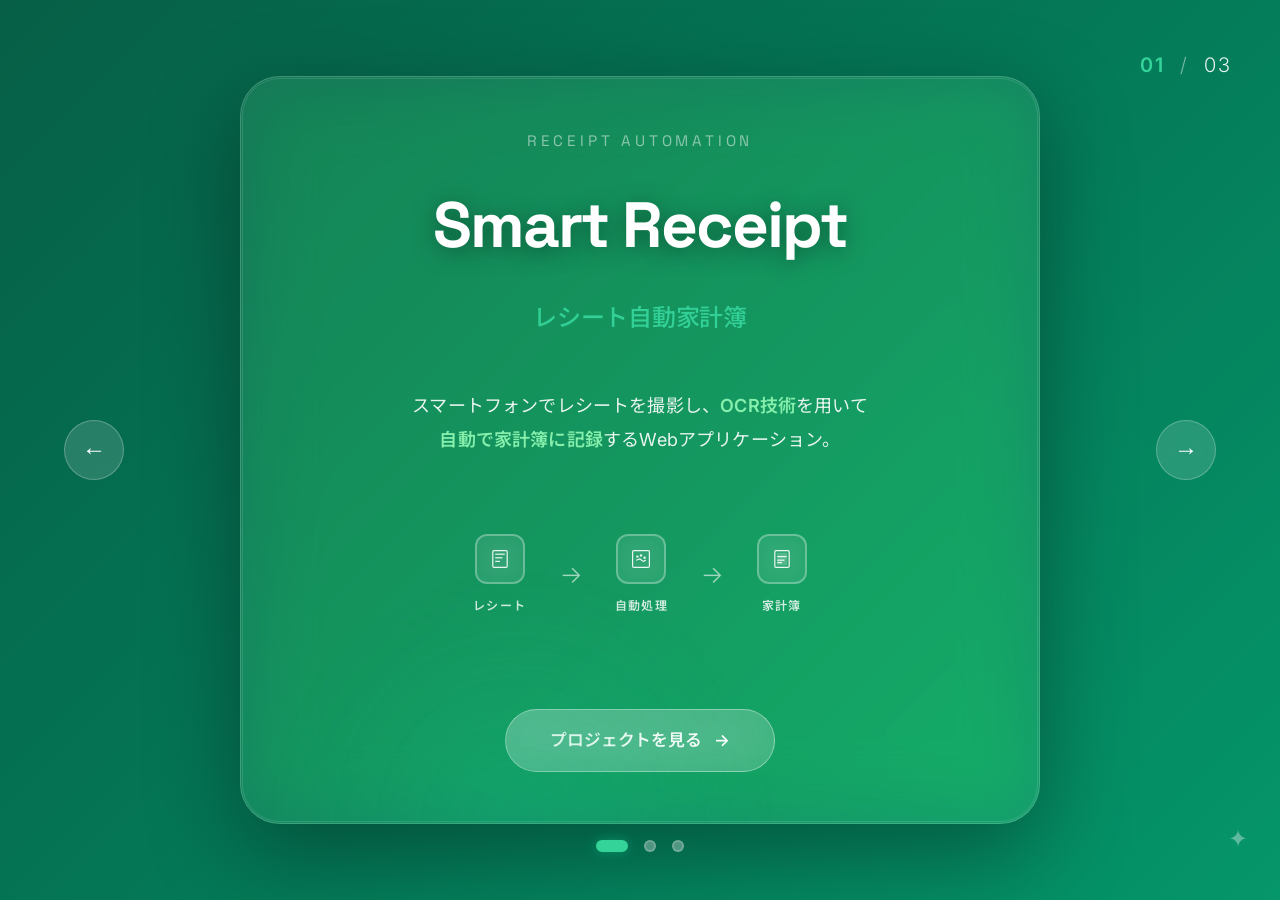
<file: index.html>
<!DOCTYPE html>
<html lang="ja">
<head>
    <!-- ============================================
        ヘッダー部分：画面には表示されないが、ブラウザに必要な情報を設定
        ============================================ -->

    <!-- 文字コードの設定（日本語を正しく表示するため） -->
    <meta charset="UTF-8">
    <!-- レスポンシブ対応（スマホでも正しく表示されるように） -->
    <meta name="viewport" content="width=device-width, initial-scale=1.0">
    <!-- ブラウザのタブに表示されるタイトル -->
    <title>Portfolio | hina</title>

    <!-- ============================================
        CSSファイルの読み込み：画面の見た目（デザイン）を決める
        ============================================ -->
    <!-- メインのスタイルシート（レイアウト、色、サイズなど） -->
    <link rel="stylesheet" href="assets/css/styles.css">

    <!-- Google Fontsの事前接続（読み込みを速くするため） -->
    <link rel="preconnect" href="https://fonts.googleapis.com">
    <link rel="preconnect" href="https://fonts.gstatic.com" crossorigin>
    <!-- フォント（文字の形）の読み込み：Inter, Noto Sans JP, Space Grotesk -->
    <link href="https://fonts.googleapis.com/css2?family=Inter:wght@300;400;500;600;700&family=Noto+Sans+JP:wght@300;400;500;600;700&family=Space+Grotesk:wght@400;500;600;700&display=swap" rel="stylesheet">
</head>
<body>
    <!-- プロジェクトギャラリー -->
    <div class="gallery-container">
        <!-- プロジェクトスライド -->
        <div class="gallery-slides">
            <!-- プロジェクト1: Smart Receipt -->
            <!-- script.js の querySelectorAll('.gallery-slide') で取得される -->
            <!-- active: 現在表示中のスライドを示すクラス（JavaScriptで動的に追加/削除される） -->
            <div class="gallery-slide active" data-project="0">
                <div class="slide-background" style="background: linear-gradient(135deg, #065f46 0%, #047857 50%, #059669 100%);"></div>
                <div class="slide-content">
                    <div class="project-card project-card-vertical">
                        <div class="project-details">
                            <p class="project-eyebrow">Receipt Automation</p>
                            <h1 class="project-title">Smart Receipt</h1>
                            <p class="project-subtitle">レシート自動家計簿</p>
                            <p class="project-description">
                                スマートフォンでレシートを撮影し、<span class="text-highlight">OCR技術</span>を用いて<br>
                                <span class="text-highlight">自動で家計簿に記録</span>するWebアプリケーション。
                            </p>

                            <!-- プロセスフロー -->
                            <div class="process-flow">
                                <div class="process-step">
                                    <div class="process-icon receipt-icon">
                                        <svg width="40" height="40" viewBox="0 0 40 40" fill="none" xmlns="http://www.w3.org/2000/svg">
                                            <rect x="8" y="6" width="24" height="28" rx="2" stroke="currentColor" stroke-width="2" fill="none"/>
                                            <line x1="12" y1="12" x2="28" y2="12" stroke="currentColor" stroke-width="2"/>
                                            <line x1="12" y1="18" x2="24" y2="18" stroke="currentColor" stroke-width="2"/>
                                            <line x1="12" y1="24" x2="20" y2="24" stroke="currentColor" stroke-width="2"/>
                                        </svg>
                                    </div>
                                    <span class="process-label">レシート</span>
                                </div>
                                <div class="process-arrow">→</div>
                                <div class="process-step">
                                    <div class="process-icon auto-process-icon">
                                        <svg width="40" height="40" viewBox="0 0 40 40" fill="none" xmlns="http://www.w3.org/2000/svg">
                                            <rect x="6" y="6" width="28" height="28" rx="2" stroke="currentColor" stroke-width="2" fill="none"/>
                                            <circle cx="14" cy="16" r="2" fill="currentColor"/>
                                            <circle cx="20" cy="14" r="2" fill="currentColor"/>
                                            <circle cx="26" cy="18" r="2" fill="currentColor"/>
                                            <path d="M12 22 L18 20 L24 24 L28 22" stroke="currentColor" stroke-width="2" fill="none"/>
                                        </svg>
                                    </div>
                                    <span class="process-label">自動処理</span>
                                </div>
                                <div class="process-arrow">→</div>
                                <div class="process-step">
                                    <div class="process-icon ledger-icon">
                                        <svg width="40" height="40" viewBox="0 0 40 40" fill="none" xmlns="http://www.w3.org/2000/svg">
                                            <rect x="8" y="6" width="24" height="28" rx="2" stroke="currentColor" stroke-width="2" fill="none"/>
                                            <rect x="12" y="10" width="16" height="20" rx="1" fill="currentColor" opacity="0.2"/>
                                            <line x1="12" y1="16" x2="28" y2="16" stroke="currentColor" stroke-width="2"/>
                                            <line x1="12" y1="22" x2="24" y2="22" stroke="currentColor" stroke-width="2"/>
                                            <line x1="12" y1="26" x2="20" y2="26" stroke="currentColor" stroke-width="2"/>
                                        </svg>
                                    </div>
                                    <span class="process-label">家計簿</span>
                                </div>
                            </div>

                            <!-- 通常のHTMLリンク：JavaScript不要、ブラウザが自動的にページ遷移を処理 -->
                            <a href="apps/receipt-ocr/index.html" class="project-link">
                                <span>プロジェクトを見る</span>
                                <span class="arrow">→</span>
                            </a>
                        </div>
                    </div>
                </div>
            </div>

            <!-- プロジェクト2: Coming Soon -->
            <div class="gallery-slide" data-project="1">
                <div class="slide-background" style="background: linear-gradient(135deg, #064e3b 0%, #065f46 50%, #047857 100%);"></div>
                <div class="slide-content">
                    <div class="project-card">
                        <div class="project-visual coming-soon">
                            <div class="coming-soon-halo" aria-hidden="true"></div>
                            <div class="coming-soon-icon">🚀</div>
                        </div>
                        <div class="project-details">
                            <p class="project-eyebrow">Prototype · 2025</p>
                            <h1 class="project-title">Coming Soon</h1>
                            <p class="project-subtitle">新しいプロジェクトを準備中です</p>
                            <p class="project-description">
                                現在、新しいプロジェクトを開発中です。詳細が決まり次第、こちらに公開いたします。
                            </p>
                            <div class="project-tags">
                                <span class="tag">準備中</span>
                            </div>
                        </div>
                    </div>
                </div>
            </div>

            <!-- プロジェクト3: Coming Soon -->
            <div class="gallery-slide" data-project="2">
                <div class="slide-background" style="background: linear-gradient(135deg, #022c22 0%, #064e3b 50%, #065f46 100%);"></div>
                <div class="slide-content">
                    <div class="project-card">
                        <div class="project-visual coming-soon">
                            <div class="coming-soon-halo" aria-hidden="true"></div>
                            <div class="coming-soon-icon">✨</div>
                        </div>
                        <div class="project-details">
                            <p class="project-eyebrow">Concept · 2025</p>
                            <h1 class="project-title">Coming Soon</h1>
                            <p class="project-subtitle">新しいプロジェクトを準備中です</p>
                            <p class="project-description">
                                現在、新しいプロジェクトを開発中です。詳細が決まり次第、こちらに公開いたします。
                            </p>
                            <div class="project-tags">
                                <span class="tag">準備中</span>
                            </div>
                        </div>
                    </div>
                </div>
            </div>
        </div>

        <!-- ============================================
             ナビゲーション：プロジェクトを切り替える操作パネル
             JavaScript（script.js）で制御される
             ============================================ -->

        <!-- 矢印ボタン：前へ/次へ移動 -->
        <div class="gallery-nav">
            <!-- script.js の querySelector('.nav-prev') で取得される -->
            <button class="nav-arrow nav-prev" aria-label="前のプロジェクト">←</button>
            <!-- script.js の querySelector('.nav-next') で取得される -->
            <button class="nav-arrow nav-next" aria-label="次のプロジェクト">→</button>
        </div>

        <!-- ドットナビゲーション：特定のプロジェクトに直接ジャンプ -->
        <div class="gallery-dots">
            <!-- script.js の querySelectorAll('.dot') で取得される -->
            <!-- data-index: JavaScriptでどのプロジェクトかを識別するための番号 -->
            <button class="dot active" data-index="0" aria-label="プロジェクト1"></button>
            <button class="dot" data-index="1" aria-label="プロジェクト2"></button>
            <button class="dot" data-index="2" aria-label="プロジェクト3"></button>
        </div>

        <!-- プロジェクトカウンター：現在位置を表示（例：01/03） -->
        <div class="gallery-counter">
            <!-- script.js の querySelector('.current-project') で取得され、動的に更新される -->
            <span class="current-project">01</span>
            <span class="separator">/</span>
            <span class="total-projects">03</span>
        </div>

        <div class="corner-accent" aria-hidden="true">✦</div>
    </div>

    <!-- ============================================
         JavaScriptファイルの読み込み：ボタンなどの動きを制御
         ============================================ -->
    <!-- script.js が読み込まれると、128-132行目で new ProjectGallery() が実行される -->
    <!-- constructor() が自動的に呼ばれ、ボタンにイベントが設定される -->
    <script src="assets/js/script.js"></script>
</body>
</html>
</file>
<file: assets/css/styles.css>
/* リセット & ベーススタイル */
* {
    margin: 0;
    padding: 0;
    box-sizing: border-box;
}

:root {
    /* 緑色の落ち着いたカラーパレット */
    --primary-green: #065f46;
    --primary-green-dark: #064e3b;
    --primary-green-darker: #022c22;
    --primary-green-light: #047857;
    --primary-green-lighter: #059669;
    --accent-green: #10b981;
    --accent-green-light: #34d399;

    /* テキストカラー */
    --text-color: #ffffff;
    --text-secondary: rgba(255, 255, 255, 0.9);
    --text-light: rgba(255, 255, 255, 0.7);
    --text-muted: rgba(255, 255, 255, 0.5);

    /* トランジション */
    --transition-fast: 0.2s ease;
    --transition-base: 0.4s cubic-bezier(0.4, 0, 0.2, 1);
    --transition-slow: 0.6s cubic-bezier(0.4, 0, 0.2, 1);
}

html {
    scroll-behavior: smooth;
}

body {
    font-family: 'Inter', 'Noto Sans JP', -apple-system, BlinkMacSystemFont, 'Segoe UI', sans-serif;
    color: var(--text-color);
    line-height: 1.7;
    overflow: hidden;
    font-weight: 400;
    letter-spacing: -0.01em;
    -webkit-font-smoothing: antialiased;
    -moz-osx-font-smoothing: grayscale;
    background: var(--primary-green-darker);
}

/* ギャラリーコンテナ */
.gallery-container {
    position: fixed;
    top: 0;
    left: 0;
    width: 100%;
    height: 100vh;
    overflow: hidden;
    background: radial-gradient(circle at top, rgba(255, 255, 255, 0.05), transparent 45%),
                linear-gradient(135deg, #022c22 0%, #064e3b 45%, #047857 100%);
}

.gallery-container::before,
.gallery-container::after {
    content: '';
    position: absolute;
    width: 420px;
    height: 420px;
    border-radius: 999px;
    background: radial-gradient(circle, rgba(255, 255, 255, 0.08), transparent 65%);
    filter: blur(10px);
    z-index: 0;
}

.gallery-container::before {
    top: -120px;
    left: -80px;
}

.gallery-container::after {
    bottom: -160px;
    right: -120px;
}

/* スライドコンテナ */
.gallery-slides {
    position: relative;
    width: 100%;
    height: 100%;
    z-index: 1;
}

/* 個別スライド */
.gallery-slide {
    position: absolute;
    top: 0;
    left: 0;
    width: 100%;
    height: 100%;
    opacity: 0;
    visibility: hidden;
    transition: opacity var(--transition-slow), visibility var(--transition-slow);
    display: flex;
    align-items: center;
    justify-content: center;
}

.gallery-slide.active {
    opacity: 1;
    visibility: visible;
    z-index: 1;
}

/* スライド背景 */
.slide-background {
    position: absolute;
    top: 0;
    left: 0;
    width: 100%;
    height: 100%;
    background-size: 200% 200%;
    animation: gradientShift 15s ease infinite;
    z-index: -1;
}

@keyframes gradientShift {
    0%, 100% { background-position: 0% 50%; }
    50% { background-position: 100% 50%; }
}

/* スライドコンテンツ */
.slide-content {
    max-width: 1200px;
    width: min(90vw, 1200px);
    padding: clamp(2rem, 5vw, 4rem);
    position: relative;
    z-index: 1;
    animation: fadeInUp 0.8s ease forwards;
    margin: 0 auto;
    display: flex;
    align-items: center;
    justify-content: center;
}

@keyframes fadeInUp {
    from {
        opacity: 0;
        transform: translateY(30px);
    }
    to {
        opacity: 1;
        transform: translateY(0);
    }
}

/* プロジェクトカード */
.project-card {
    width: 100%;
    display: grid;
    grid-template-columns: minmax(260px, 1fr) minmax(320px, 1fr);
    gap: clamp(2rem, 4vw, 3.75rem);
    padding: clamp(2.5rem, 4vw, 3.75rem);
    border-radius: 40px;
    background: rgba(255, 255, 255, 0.08);
    backdrop-filter: blur(35px) saturate(180%);
    -webkit-backdrop-filter: blur(35px) saturate(180%);
    border: 1px solid rgba(255, 255, 255, 0.18);
    box-shadow: 0 30px 90px rgba(0, 0, 0, 0.35);
    position: relative;
    overflow: hidden;
}

/* 縦並びレイアウト用のプロジェクトカード */
.project-card-vertical {
    display: flex;
    flex-direction: column;
    max-width: 800px;
    margin: 0 auto;
}

.project-card::before {
    content: '';
    position: absolute;
    inset: 1px;
    border-radius: 38px;
    border: 1px solid rgba(255, 255, 255, 0.12);
    pointer-events: none;
}

.project-card::after {
    content: '';
    position: absolute;
    bottom: -30%;
    left: 5%;
    width: 60%;
    height: 60%;
    background: radial-gradient(circle, rgba(16, 185, 129, 0.4), transparent 70%);
    filter: blur(30px);
    opacity: 0.7;
    pointer-events: none;
}

.project-visual {
    position: relative;
    display: flex;
    justify-content: center;
    align-items: center;
    padding: 1rem;
}

.project-visual-img {
    width: 100%;
    height: auto;
    max-height: 500px;
    object-fit: cover;
    border-radius: 24px;
    box-shadow: 0 20px 40px rgba(0, 0, 0, 0.2);
}

.phone-frame {
    width: min(260px, 45vw);
    aspect-ratio: 9 / 19.5;
    border-radius: 38px;
    padding: 14px;
    background: linear-gradient(180deg, #0f172a 0%, #01060a 100%);
    border: 2px solid rgba(255, 255, 255, 0.05);
    box-shadow: 0 35px 60px rgba(0, 0, 0, 0.55);
    position: relative;
    overflow: hidden;
}

.phone-notch {
    position: absolute;
    top: 10px;
    left: 50%;
    transform: translateX(-50%);
    width: 40%;
    height: 8px;
    background: rgba(0, 0, 0, 0.65);
    border-radius: 0 0 10px 10px;
    z-index: 2;
}

.phone-screen-img {
    width: 100%;
    height: 100%;
    border-radius: 26px;
    object-fit: cover;
    display: block;
    box-shadow: 0 15px 40px rgba(0, 0, 0, 0.45);
}

.phone-glow {
    position: absolute;
    inset: 12px;
    border-radius: 32px;
    background: linear-gradient(135deg, rgba(16, 185, 129, 0.25), transparent 60%);
    filter: blur(25px);
    z-index: -1;
}

.project-visual.coming-soon {
    border-radius: 32px;
    border: 1px solid rgba(255, 255, 255, 0.15);
    background: radial-gradient(circle at 30% 30%, rgba(255, 255, 255, 0.15), transparent 55%),
                rgba(255, 255, 255, 0.05);
    min-height: 320px;
}

.coming-soon-halo {
    position: absolute;
    width: 220px;
    height: 220px;
    border-radius: 50%;
    background: radial-gradient(circle, rgba(16, 185, 129, 0.6), transparent 70%);
    filter: blur(15px);
    opacity: 0.65;
}

.coming-soon-icon {
    font-size: clamp(3rem, 5vw, 4.5rem);
    z-index: 1;
}

.project-details {
    display: flex;
    flex-direction: column;
    gap: 0.85rem;
    text-align: left;
}

/* 縦並びレイアウト用のproject-details */
.project-card-vertical .project-details {
    text-align: center;
    align-items: center;
    gap: clamp(1.5rem, 3vw, 2.5rem);
}

.project-eyebrow {
    font-family: 'Space Grotesk', 'Inter', 'Noto Sans JP', sans-serif;
    font-size: 0.95rem;
    letter-spacing: 0.25em;
    text-transform: uppercase;
    color: var(--text-muted);
}

/* プロジェクトタイトル */
.project-title {
    font-family: 'Space Grotesk', 'Inter', 'Noto Sans JP', sans-serif;
    font-size: clamp(2.75rem, 5vw, 4rem);
    font-weight: 700;
    line-height: 1.05;
    letter-spacing: -0.03em;
    color: var(--text-color);
    text-shadow: 0 4px 24px rgba(0, 0, 0, 0.4);
    margin: 0;
}

/* プロジェクトサブタイトル */
.project-subtitle {
    font-size: clamp(1.15rem, 3vw, 1.5rem);
    font-weight: 500;
    color: var(--accent-green-light);
    opacity: 0.95;
    letter-spacing: -0.01em;
    margin: 0 0 0.75rem;
}

/* プロジェクト説明 */
.project-description {
    font-size: clamp(1rem, 2vw, 1.125rem);
    line-height: 1.9;
    color: rgba(255, 255, 255, 0.9);
    letter-spacing: 0.01em;
    margin: 0;
}

.project-description.secondary {
    margin-bottom: 0.5rem;
    color: rgba(255, 255, 255, 0.85);
}

.project-description strong {
    font-weight: 600;
    color: #f0fff4;
}

.text-highlight {
    color: #86efac;
    font-weight: 600;
}

/* プロジェクトタグ */
.project-tags {
    display: flex;
    flex-wrap: wrap;
    gap: 0.65rem;
    margin-top: 1rem;
}

.tag {
    background: rgba(16, 185, 129, 0.15);
    color: var(--text-color);
    padding: 0.45rem 1.1rem;
    border-radius: 999px;
    font-size: 0.9rem;
    font-weight: 500;
    border: 1px solid rgba(16, 185, 129, 0.4);
    transition: all var(--transition-base);
    backdrop-filter: blur(12px);
}

.tag:hover {
    background: rgba(16, 185, 129, 0.25);
    border-color: rgba(16, 185, 129, 0.55);
    transform: translateY(-1px);
}

/* プロジェクトリンク */
.project-link {
    display: inline-flex;
    align-items: center;
    gap: 0.75rem;
    padding: 1rem 2.75rem;
    background: linear-gradient(135deg, rgba(255, 255, 255, 0.28), rgba(255, 255, 255, 0.15));
    backdrop-filter: blur(18px);
    color: var(--text-color);
    text-decoration: none;
    font-weight: 600;
    font-size: 1.05rem;
    border-radius: 999px;
    border: 1px solid rgba(255, 255, 255, 0.4);
    transition: all var(--transition-base);
    align-self: flex-start;
}

/* 縦並びレイアウト用のproject-link */
.project-card-vertical .project-link {
    align-self: center;
    margin-top: 1rem;
}

/* プロセスフロー */
.process-flow {
    display: flex;
    align-items: center;
    justify-content: center;
    gap: clamp(1rem, 2vw, 2rem);
    margin: clamp(1.5rem, 3vw, 2.5rem) 0;
    flex-wrap: nowrap;
    white-space: nowrap;
    overflow-x: auto;
    -webkit-overflow-scrolling: touch;
    min-width: min-content;
}


.process-step {
    display: flex;
    flex-direction: column;
    align-items: center;
    gap: 0.75rem;
    flex-shrink: 0;
}

.process-icon {
    width: 50px;
    height: 50px;
    display: flex;
    align-items: center;
    justify-content: center;
    border: 2px solid rgba(255, 255, 255, 0.3);
    border-radius: 12px;
    color: rgba(255, 255, 255, 0.9);
    background: rgba(255, 255, 255, 0.05);
    backdrop-filter: blur(10px);
    transition: all var(--transition-base);
}

.process-icon:hover {
    border-color: rgba(255, 255, 255, 0.5);
    background: rgba(255, 255, 255, 0.1);
    transform: translateY(-2px);
}

.process-icon svg {
    width: 24px;
    height: 24px;
}

.process-label {
    font-size: 0.75rem;
    font-weight: 600;
    letter-spacing: 0.1em;
    text-transform: uppercase;
    color: rgba(255, 255, 255, 0.8);
    font-family: 'Space Grotesk', 'Inter', 'Noto Sans JP', sans-serif;
}

.process-arrow {
    font-size: 1.5rem;
    color: rgba(255, 255, 255, 0.6);
    font-weight: 300;
    margin: 0 0.5rem;
    transition: transform 0.3s ease, color 0.3s ease;
    display: inline-block;
    flex-shrink: 0;
}

/* プロセスアイコンホバー時の矢印アニメーション */
/* 1つ目のアイコン（レシート）をホバーしたとき、その直後の矢印を動かす */
.process-step:nth-child(1):hover + .process-arrow {
    transform: translateX(8px);
    color: rgba(255, 255, 255, 0.9);
}

/* 2つ目のアイコン（自動処理）をホバーしたとき、その直後の矢印を動かす */
.process-step:nth-child(3):hover + .process-arrow {
    transform: translateX(8px);
    color: rgba(255, 255, 255, 0.9);
}

/* プロセスアイコン（イラスト） */
.process-icons {
    display: flex;
    align-items: center;
    justify-content: center;
    gap: clamp(1.5rem, 3vw, 2.5rem);
    margin: clamp(1.5rem, 3vw, 2.5rem) 0;
    flex-wrap: wrap;
}

.process-icon-large {
    width: 80px;
    height: 80px;
    display: flex;
    align-items: center;
    justify-content: center;
    border: 2px solid rgba(255, 255, 255, 0.25);
    border-radius: 16px;
    color: rgba(255, 255, 255, 0.85);
    background: rgba(255, 255, 255, 0.08);
    backdrop-filter: blur(12px);
    transition: all var(--transition-base);
}

.process-icon-large:hover {
    border-color: rgba(255, 255, 255, 0.4);
    background: rgba(255, 255, 255, 0.12);
    transform: translateY(-3px) scale(1.05);
}

.process-icon-large svg {
    width: 40px;
    height: 40px;
}

.project-link .arrow {
    display: inline-block;
    transition: transform var(--transition-base);
}

.project-link:hover {
    background: rgba(255, 255, 255, 0.35);
    border-color: rgba(255, 255, 255, 0.6);
    box-shadow: 0 12px 32px rgba(0, 0, 0, 0.25);
}

.project-link:hover .arrow {
    transform: translateX(6px);
}

/* ナビゲーション矢印 */
.gallery-nav {
    position: fixed;
    top: 50%;
    left: 50%;
    transform: translate(-50%, -50%);
    width: min(90vw, 1200px);
    display: flex;
    justify-content: space-between;
    padding: 0;
    z-index: 10;
    pointer-events: none;
}

.nav-arrow {
    width: 60px;
    height: 60px;
    border-radius: 50%;
    background: rgba(255, 255, 255, 0.14);
    backdrop-filter: blur(18px);
    border: 1px solid rgba(255, 255, 255, 0.25);
    color: var(--text-color);
    font-size: 1.5rem;
    cursor: pointer;
    transition: all var(--transition-base);
    pointer-events: all;
    display: flex;
    align-items: center;
    justify-content: center;
}

.nav-arrow:hover {
    background: rgba(255, 255, 255, 0.25);
    border-color: rgba(255, 255, 255, 0.4);
    transform: scale(1.1);
    box-shadow: 0 4px 16px rgba(0, 0, 0, 0.3);
}

.nav-arrow:active {
    transform: scale(0.95);
}

/* ドットナビゲーション */
.gallery-dots {
    position: fixed;
    bottom: 3rem;
    left: 50%;
    transform: translateX(-50%);
    display: flex;
    gap: 1rem;
    z-index: 10;
}

.dot {
    width: 12px;
    height: 12px;
    border-radius: 50%;
    background: rgba(255, 255, 255, 0.3);
    border: 2px solid rgba(255, 255, 255, 0.2);
    cursor: pointer;
    transition: all var(--transition-base);
    padding: 0;
}

.dot:hover {
    background: rgba(255, 255, 255, 0.5);
    transform: scale(1.2);
}

.dot.active {
    background: var(--accent-green-light);
    border-color: var(--accent-green-light);
    width: 32px;
    border-radius: 6px;
    box-shadow: 0 0 12px rgba(16, 185, 129, 0.5);
}

/* プロジェクトカウンター */
.gallery-counter {
    position: fixed;
    top: 3rem;
    right: 3rem;
    font-size: 1.25rem;
    font-weight: 300;
    color: var(--text-secondary);
    letter-spacing: 0.1em;
    z-index: 10;
}

.current-project {
    color: var(--accent-green-light);
    font-weight: 600;
}

.separator {
    margin: 0 0.5rem;
    opacity: 0.5;
}

.corner-accent {
    position: fixed;
    bottom: 2.5rem;
    right: 2rem;
    font-size: 1.5rem;
    color: rgba(255, 255, 255, 0.35);
    filter: drop-shadow(0 0 6px rgba(255, 255, 255, 0.2));
    z-index: 10;
}

/* レスポンシブデザイン */
@media (max-width: 768px) {
    .slide-content {
        padding: 2rem 1.5rem;
    }

    .project-card {
        grid-template-columns: 1fr;
        border-radius: 32px;
        padding: 2.25rem;
        gap: 2rem;
    }

    .project-details {
        align-items: flex-start;
    }

    .project-title {
        font-size: clamp(2rem, 10vw, 3rem);
    }

    .project-subtitle {
        font-size: clamp(1rem, 4vw, 1.25rem);
    }

    .project-description {
        font-size: 0.95rem;
        line-height: 1.8;
    }

    .nav-arrow {
        width: 50px;
        height: 50px;
        font-size: 1.25rem;
    }

    .gallery-counter {
        top: 2rem;
        right: 2rem;
        font-size: 1rem;
    }

    .gallery-dots {
        bottom: 2rem;
    }

    .project-link {
        width: 100%;
        justify-content: center;
    }

    /* 縦並びレイアウトのレスポンシブ対応 */
    .project-card-vertical {
        padding: 2rem;
    }

    .process-flow {
        gap: 1rem;
    }

    .process-icon {
        width: 45px;
        height: 45px;
    }

    .process-icon svg {
        width: 20px;
        height: 20px;
    }

    .process-icons {
        gap: 1rem;
    }

    .process-icon-large {
        width: 70px;
        height: 70px;
    }

    .process-icon-large svg {
        width: 35px;
        height: 35px;
    }
}

@media (max-width: 480px) {
    .slide-content {
        padding: 1.5rem 1rem;
    }

    .project-card {
        padding: 1.75rem;
        border-radius: 24px;
    }

    .project-description {
        font-size: 0.9rem;
        line-height: 1.75;
    }

    .project-tags {
        gap: 0.5rem;
    }

    .tag {
        padding: 0.4rem 1rem;
        font-size: 0.85rem;
    }

    .project-link {
        font-size: 0.95rem;
        padding: 0.9rem 1.5rem;
    }

    /* 縦並びレイアウトのレスポンシブ対応（小画面） */
    .project-card-vertical {
        padding: 1.5rem;
    }

    .process-flow {
        gap: 0.75rem;
    }

    .process-icon {
        width: 40px;
        height: 40px;
    }

    .process-icon svg {
        width: 18px;
        height: 18px;
    }

    .process-label {
        font-size: 0.65rem;
    }

    .process-arrow {
        font-size: 1.25rem;
    }

    .process-icons {
        gap: 0.75rem;
    }

    .process-icon-large {
        width: 60px;
        height: 60px;
    }

    .process-icon-large svg {
        width: 30px;
        height: 30px;
    }

    .nav-arrow {
        width: 45px;
        height: 45px;
        font-size: 1.1rem;
    }

    .gallery-counter {
        top: 1.5rem;
        right: 1.5rem;
        font-size: 0.9rem;
    }
}

/* タッチデバイス用の最適化 */
@media (hover: none) and (pointer: coarse) {
    .nav-arrow {
        background: rgba(255, 255, 255, 0.2);
    }

    .project-link {
        background: rgba(255, 255, 255, 0.25);
    }
}

/* スワイプアニメーション用 */
.gallery-slide.slide-out-left {
    animation: slideOutLeft var(--transition-slow) forwards;
}

.gallery-slide.slide-out-right {
    animation: slideOutRight var(--transition-slow) forwards;
}

.gallery-slide.slide-in-left {
    animation: slideInLeft var(--transition-slow) forwards;
}

.gallery-slide.slide-in-right {
    animation: slideInRight var(--transition-slow) forwards;
}

@keyframes slideOutLeft {
    to {
        transform: translateX(-100%);
        opacity: 0;
    }
}

@keyframes slideOutRight {
    to {
        transform: translateX(100%);
        opacity: 0;
    }
}

@keyframes slideInLeft {
    from {
        transform: translateX(100%);
        opacity: 0;
    }
    to {
        transform: translateX(0);
        opacity: 1;
    }
}

@keyframes slideInRight {
    from {
        transform: translateX(-100%);
        opacity: 0;
    }
    to {
        transform: translateX(0);
        opacity: 1;
    }
}
</file>
